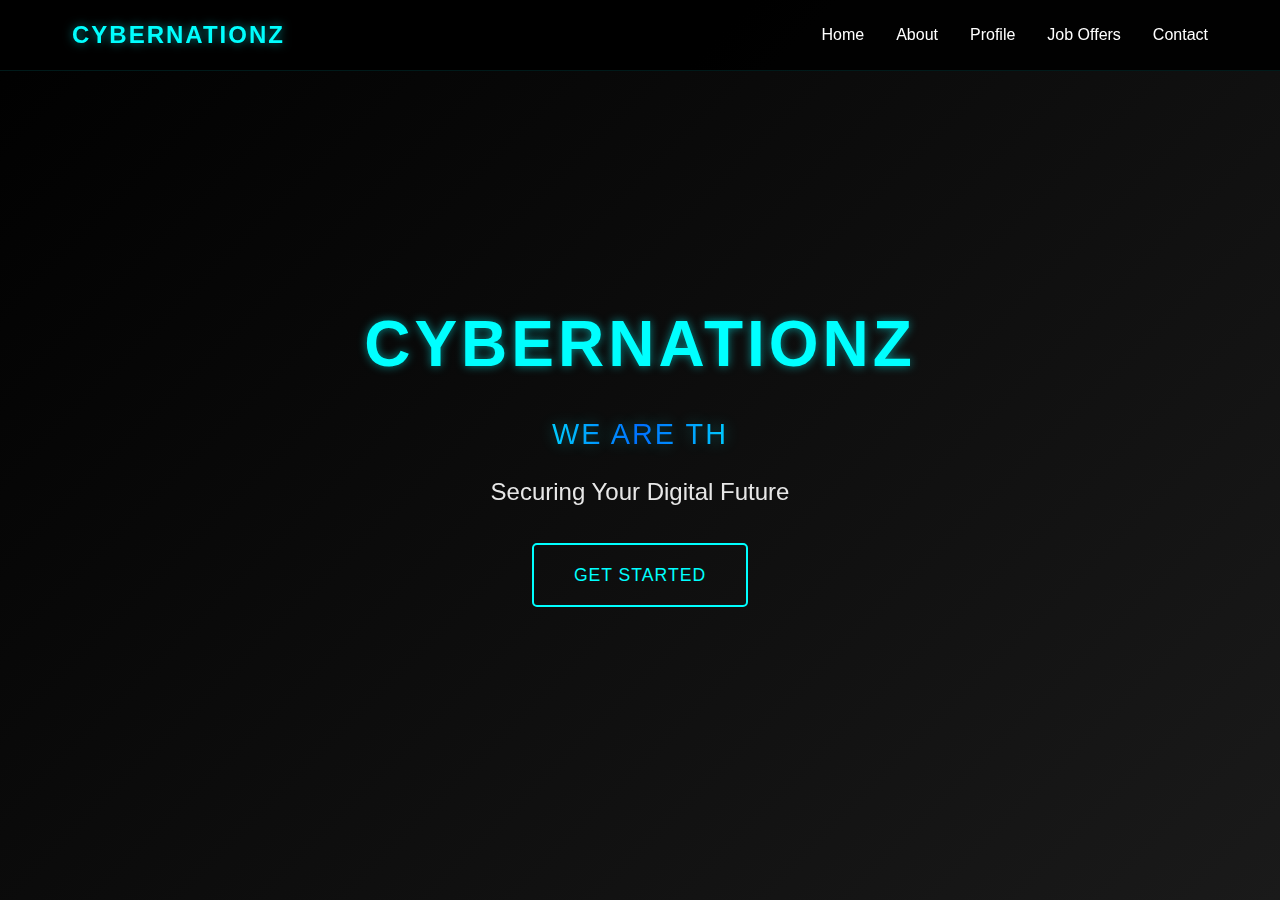
<file: index.html>
<!DOCTYPE html>
<html lang="en">
<head>
    <meta charset="UTF-8">
    <meta name="viewport" content="width=device-width, initial-scale=1.0">
    <title>CYBERNATIONZ - Cybersecurity Solutions</title>
    <link rel="stylesheet" href="styles.css">
</head>
<body>
    <nav class="navbar">
        <div class="container">
            <div class="logo">
                <a href="index.html">
                    <span class="logo-text">CYBERNATIONZ</span>
                    <span class="logo-icon"><i class="fas fa-shield-alt"></i></span>
                </a>
            </div>
            <button class="menu-btn" aria-label="Toggle navigation menu">
                <span></span>
                <span></span>
                <span></span>
            </button>
            <ul class="nav-links">
                <li><a href="index.html">Home</a></li>
                <li><a href="about.html">About</a></li>
                <!-- <li><a href="projects.html">Projects</a></li>
                <li><a href="clients.html">Clients</a></li> -->
                <li><a href="profile.html">Profile</a></li>
                <li><a href="jobs.html">Job Offers</a></li>
                <li><a href="contact.html">Contact</a></li>
            </ul>
        </div>
    </nav>

    <main>
        <section class="hero">
            <div class="hero-content">
                <h1>CYBERNATIONZ</h1>
                <p class="tagline">
                    <span id="auto-type">We are the future intelligence of cyber world</span>
                </p>
                <p class="subtitle">Securing Your Digital Future</p>
                <a href="contact.html" class="cta-btn">Get Started</a>
            </div>
        </section>
    </main>
    
    </footer>
    <script src="script.js"></script>
</body>
</html>
</file>
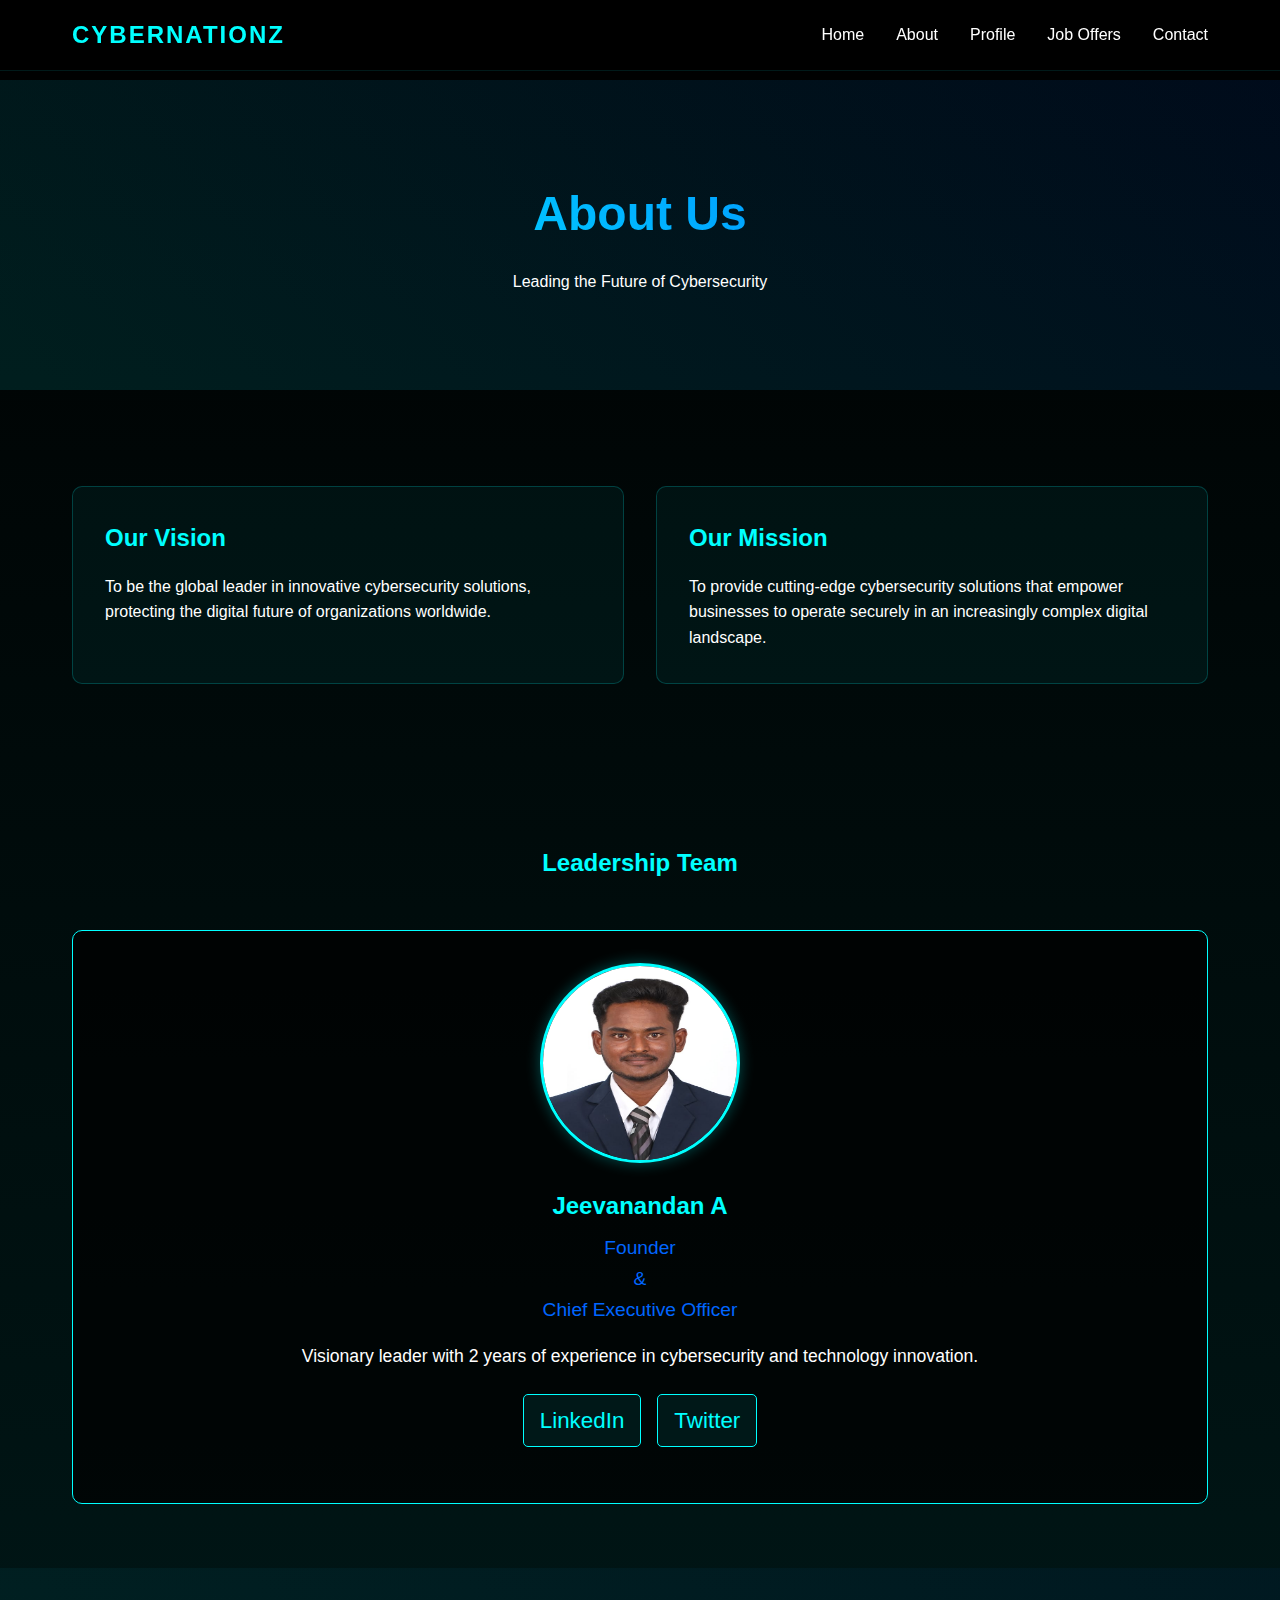
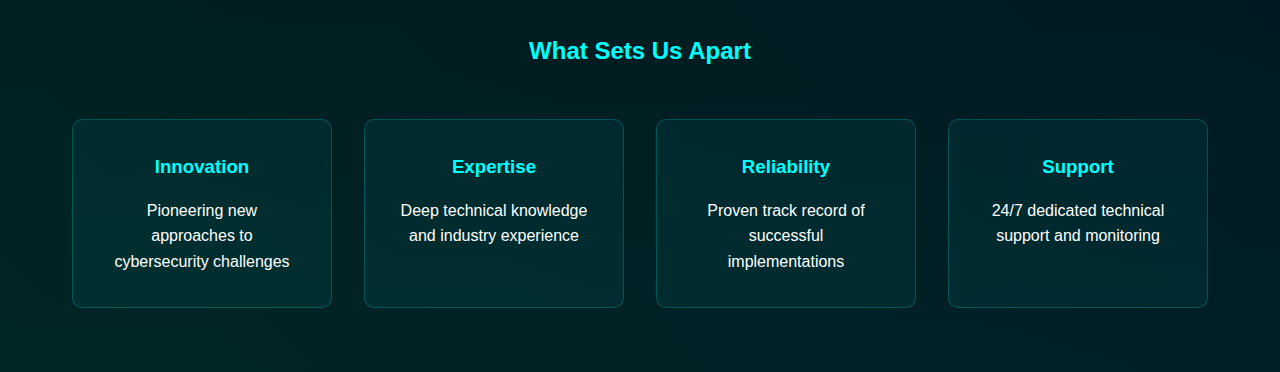
<file: about.html>
<!DOCTYPE html>
<html lang="en">
<head>
    <meta charset="UTF-8">
    <meta name="viewport" content="width=device-width, initial-scale=1.0">
    <title>About - CYBERNATIONZ</title>
    <link rel="stylesheet" href="styles.css">
    <link rel="stylesheet" href="about.css">
</head>
<body>
    <nav class="navbar">
        <div class="container">
            <a href="index.html" class="logo">CYBERNATIONZ</a>
            <button class="menu-btn" aria-label="Toggle navigation menu">
                <span></span>
                <span></span>
                <span></span>
            </button>
            <ul class="nav-links">
                <li><a href="index.html">Home</a></li>
                <li><a href="about.html">About</a></li>
                <!-- <li><a href="projects.html">Projects</a></li>
                <li><a href="clients.html">Clients</a></li> -->
                <li><a href="profile.html">Profile</a></li>
                <li><a href="jobs.html">Job Offers</a></li>
                <li><a href="contact.html">Contact</a></li>
            </ul>
        </div>
    </nav>

    <main class="about-page">
        <section class="about-hero">
            <div class="container">
                <h1>About Us</h1>
                <p>Leading the Future of Cybersecurity</p>
            </div>
        </section>

        <section class="vision-mission">
            <div class="container">
                <div class="card">
                    <h2>Our Vision</h2>
                    <p>To be the global leader in innovative cybersecurity solutions, protecting the digital future of organizations worldwide.</p>
                </div>
                <div class="card">
                    <h2>Our Mission</h2>
                    <p>To provide cutting-edge cybersecurity solutions that empower businesses to operate securely in an increasingly complex digital landscape.</p>
                </div>
            </div>
        </section>

        <section class="team">
            <h2>Leadership Team</h2>
            <div class="team-grid">
                <div class="team-member">
                    <div class="member-image">
                       <img src="ceo.jpg.jpg" alt=""> 
                    </div>
                    <h3>Jeevanandan A</h3>
                    <p class="position">Founder <br>& <br> Chief Executive Officer</p>
                    <p class="bio">Visionary leader with 2 years of experience in cybersecurity and technology innovation.</p>
                    <div class="social-links">
                        <a href="#" class="social-link">LinkedIn</a>
                        <a href="#" class="social-link">Twitter</a>
                    </div>
                </div>
                <!--<div class="team-member">
                    <div class="member-image">
                        <img src="images/cto.jpg" alt="Sarah Johnson - CTO">
                    </div>
                    <h3>Sarah Johnson</h3>
                    <p class="position">Chief Technology Officer</p>
                    <p class="bio">Expert in advanced security systems and digital transformation strategies.</p>
                    <div class="social-links">
                        <a href="#" class="social-link">LinkedIn</a>
                        <a href="#" class="social-link">Twitter</a>
                    </div>
                </div>
                <div class="team-member">
                    <div class="member-image">
                        <img src="images/security-head.jpg" alt="Michael Chen - Head of Security">
                    </div>
                    <h3>Michael Chen</h3>
                    <p class="position">Head of Security Operations</p>
                    <p class="bio">Former government security specialist with expertise in threat intelligence.</p>
                    <div class="social-links">
                        <a href="#" class="social-link">LinkedIn</a>
                        <a h</a>ref="#" class="social-link">Twitter</a>
                    </div>-->
                </div>
            </div>
        </section>

        <section class="differentiators">
            <h2>What Sets Us Apart</h2>
            <div class="features-grid">
                <div class="feature">
                    <h3>Innovation</h3>
                    <p>Pioneering new approaches to cybersecurity challenges</p>
                </div>
                <div class="feature">
                    <h3>Expertise</h3>
                    <p>Deep technical knowledge and industry experience</p>
                </div>
                <div class="feature">
                    <h3>Reliability</h3>
                    <p>Proven track record of successful implementations</p>
                </div>
                <div class="feature">
                    <h3>Support</h3>
                    <p>24/7 dedicated technical support and monitoring</p>
                </div>
            </div>
        </section>
    </main>

    <script src="script.js"></script>
</body>

</html>
</file>
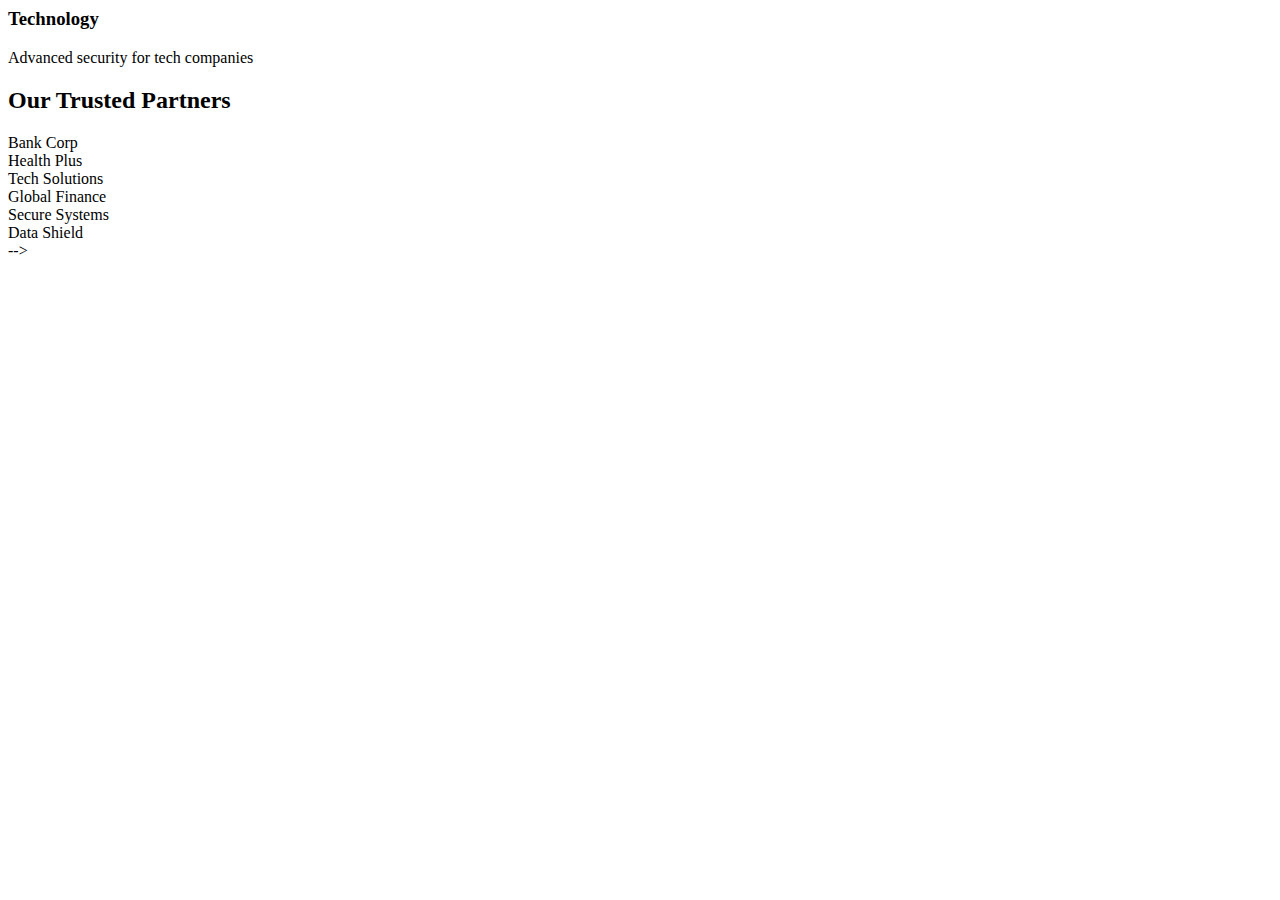
<file: clients.html>
<!-- <!DOCTYPE html>
<html lang="en">
<head>
    <meta charset="UTF-8">
    <meta name="viewport" content="width=device-width, initial-scale=1.0">
    <title>Clients - CYBERNATIONZ</title>
    <link rel="stylesheet" href="styles.css">
    <link rel="stylesheet" href="clients.css">
</head>
<body>
    <nav class="navbar">
        <div class="container">
            <a href="index.html" class="logo">CYBERNATIONZ</a>
            <button class="menu-btn" aria-label="Toggle navigation menu">
                <span></span>
                <span></span>
                <span></span>
            </button>
            <ul class="nav-links">
                <li><a href="index.html">Home</a></li>
                <li><a href="about.html">About</a></li>
                <li><a href="projects.html">Projects</a></li>
                <li><a href="clients.html">Clients</a></li>
                <li><a href="profile.html">Profile</a></li>
                <li><a href="jobs.html">Job Offers</a></li>
                <li><a href="contact.html">Contact</a></li>
            </ul>
        </div>
    </nav>

    <main class="clients-page">
        <section class="clients-hero">
            <div class="container">
                <h1>Our Clients</h1>
                <p>Trusted by Industry Leaders</p>
            </div>
        </section>

        <section class="industries">
            <h2>Industries We Serve</h2>
            <div class="industry-grid">
                <div class="industry-card">
                    <h3>Banking & Finance</h3>
                    <p>Securing financial transactions and sensitive data</p>
                </div>
                <div class="industry-card">
                    <h3>Healthcare</h3>
                    <p>Protecting patient data and medical records</p>
                </div>
               <!-- <div class="industry-card">
                    <h3>Government</h3>
                    <p>Securing critical infrastructure and data</p>
                </div>-->
                <div class="industry-card">
                    <h3>Technology</h3>
                    <p>Advanced security for tech companies</p>
                </div>
            </div>
        </section>

        <section class="client-logos">
            <h2>Our Trusted Partners</h2>
            <div class="logo-grid">
                <div class="logo-item">Bank Corp</div>
                <div class="logo-item">Health Plus</div>
                <div class="logo-item">Tech Solutions</div>
                <div class="logo-item">Global Finance</div>
                <div class="logo-item">Secure Systems</div>
                <div class="logo-item">Data Shield</div>
            </div>
        </section>

        <!--<section class="testimonials">
            <h2>Client Testimonials</h2>
            <div class="testimonial-grid">
                <div class="testimonial">
                    <p class="quote">"CYBERNATIONZ transformed our security infrastructure and helped us achieve compliance with international standards."</p>
                    <div class="author">
                        <p class="name">John Anderson</p>
                        <p class="position">CTO, Bank Corp</p>
                    </div>
                </div>
                <div class="testimonial">
                    <p class="quote">"Their expertise in healthcare security has been invaluable to our organization."</p>
                    <div class="author">
                        <p class="name">Sarah Williams</p>
                        <p class="position">Security Director, Health Plus</p>
                    </div>
                </div>
                <div class="testimonial">
                    <p class="quote">"The team at CYBERNATIONZ provided exceptional support during our security upgrade."</p>
                    <div class="author">
                        <p class="name">Michael Brown</p>
                        <p class="position">IT Manager, Tech Solutions</p>
                    </div>
                </div>
            </div>
        </section>-->
    </main>

    <script src="script.js"></script>
</body>
</html>  -->
</file>
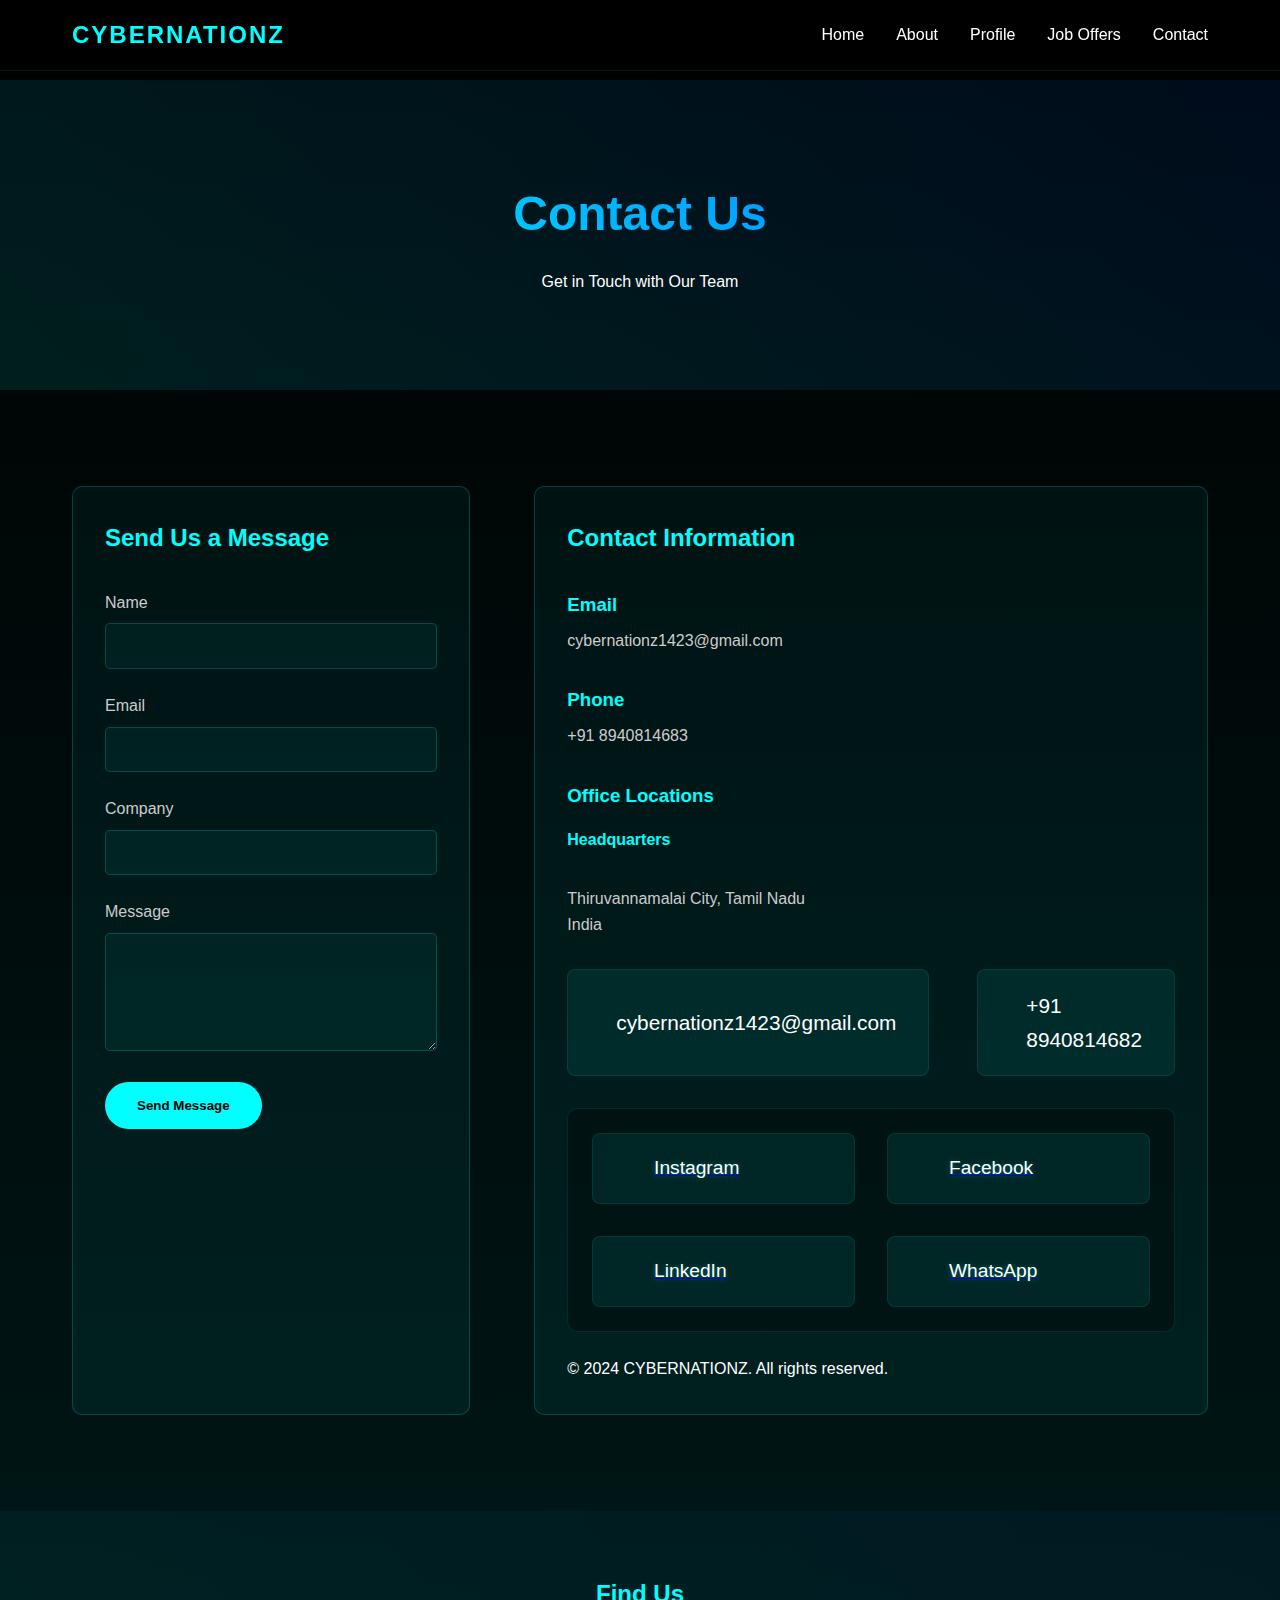
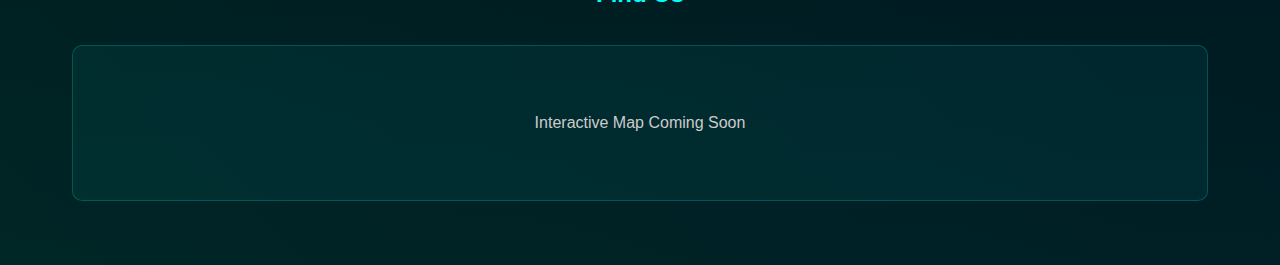
<file: contact.html>
<!DOCTYPE html>
<html lang="en">
<head>
    <meta charset="UTF-8">
    <meta name="viewport" content="width=device-width, initial-scale=1.0">
    <title>Contact - CYBERNATIONZ</title>
    <link rel="stylesheet" href="styles.css">
    <link rel="stylesheet" href="contact.css">
</head>
<body>
    <nav class="navbar">
        <div class="container">
            <a href="index.html" class="logo">CYBERNATIONZ</a>
            <button class="menu-btn" aria-label="Toggle navigation menu">
                <span></span>
                <span></span>
                <span></span>
            </button>
            <ul class="nav-links">
                <li><a href="index.html">Home</a></li>
                <li><a href="about.html">About</a></li>
                <!-- <li><a href="projects.html">Projects</a></li>
                <li><a href="clients.html">Clients</a></li> -->
                <li><a href="profile.html">Profile</a></li>
                <li><a href="jobs.html">Job Offers</a></li>
                <li><a href="contact.html">Contact</a></li>
            </ul>
        </div>
    </nav>

    <main class="contact-page">
        <section class="contact-hero">
            <div class="container">
                <h1>Contact Us</h1>
                <p>Get in Touch with Our Team</p>
            </div>
        </section>

        <section class="contact-content">
            <div class="container">
                <div class="contact-grid">
                    <div class="contact-form">
                        <h2>Send Us a Message</h2>
                        <form id="contactForm">
                            <div class="form-group">
                                <label for="name">Name</label>
                                <input type="text" id="name" name="name" required>
                            </div>
                            <div class="form-group">
                                <label for="email">Email</label>
                                <input type="email" id="email" name="email" required>
                            </div>
                            <div class="form-group">
                                <label for="company">Company</label>
                                <input type="text" id="company" name="company">
                            </div>
                            <div class="form-group">
                                <label for="message">Message</label>
                                <textarea id="message" name="message" rows="5" required></textarea>
                            </div>
                            <a href="mailto:cybernationz1423@gmail.com"><button type="submit" class="submit-btn">Send Message</button></a>
                        </form>
                    </div>

                    <div class="contact-info">
                        <h2>Contact Information</h2>
                        <div class="info-item">
                            <h3>Email</h3>
                            <p><a href="mailto:cybernationz1423@gmail.com" target="_blank">cybernationz1423@gmail.com</a></p>
                        </div>
                        <div class="info-item">
                            <h3>Phone</h3>
                            <p><a href="tel:91 8940814683" target="_blank">+91 8940814683</a></p>
                        </div>
                        <div class="info-item">
                            <h3>Office Locations</h3>
                            <div class="location">
                                <h4>Headquarters</h4>
                                <p><br>Thiruvannamalai City, Tamil Nadu<br>India</p>
                            </div>
                           <!-- <div class="location">
                                <h4>European Office</h4>
                                <p>456 Security Avenue<br>Digital District, DD 67890<br>United Kingdom</p>
                            </div>-->
                        </div>
                        <footer>
                            <div class="contact-details">
                                <div class="contact-item">
                                    <i class="fas fa-envelope"></i>
                                    <span href="mailto:cybernationz1423@gmail.com" target="_blank">cybernationz1423@gmail.com</span>
                                </div>
                                <div class="contact-item">
                                    <i class="fas fa-phone"></i>
                                    <span href="tel:+91 8940814683" target="_blank">+91 8940814682</span>
                                </div>
                            </div>
                            <div class="social-links" id="contact">
                                <a href="https://www.instagram.com/cybernationz_tech?utm_source=qr&igsh=MW04ZXF3NHV6ZGJhNg==" target="_blank" class="social-link">
                                    <i class="fab fa-instagram"></i>
                                    <span>Instagram</span>
                                </a>
                                <a href="https://www.facebook.com/share/18eRz62aVq/" target="_blank" class="social-link">
                                    <i class="fab fa-facebook"></i>
                                    <span>Facebook</span>
                                </a>
                                <a href="https://www.linkedin.com/in/cyber-nationz-227413354?utm_source=share&utm_campaign=share_via&utm_content=profile&utm_medium=android_app" target="_blank" class="social-link">
                                    <i class="fab fa-linkedin"></i>
                                    <span>LinkedIn</span>
                                </a>
                                <a href="https://chat.whatsapp.com/DgFs50PJBiyAmTHpZiEGzJ" target="_blank" class="social-link">
                                    <i class="fab fa-whatsapp"></i>
                                    <span>WhatsApp</span>
                                </a>
                            </div>
                            <p>&copy; 2024 CYBERNATIONZ. All rights reserved.</p>
                        </footer>
                    
                    </div>
                </div>
            </div>
        </section>

        <section class="map-section">
            <h2>Find Us</h2>
            <div class="map-container">
                <!-- Replace with actual map embed code -->
                <div class="map-placeholder">
                    <p>Interactive Map Coming Soon</p>
                </div>
            </div>
        </section>
    </main>

    <script src="script.js"></script>
</body>
</html>
</file>
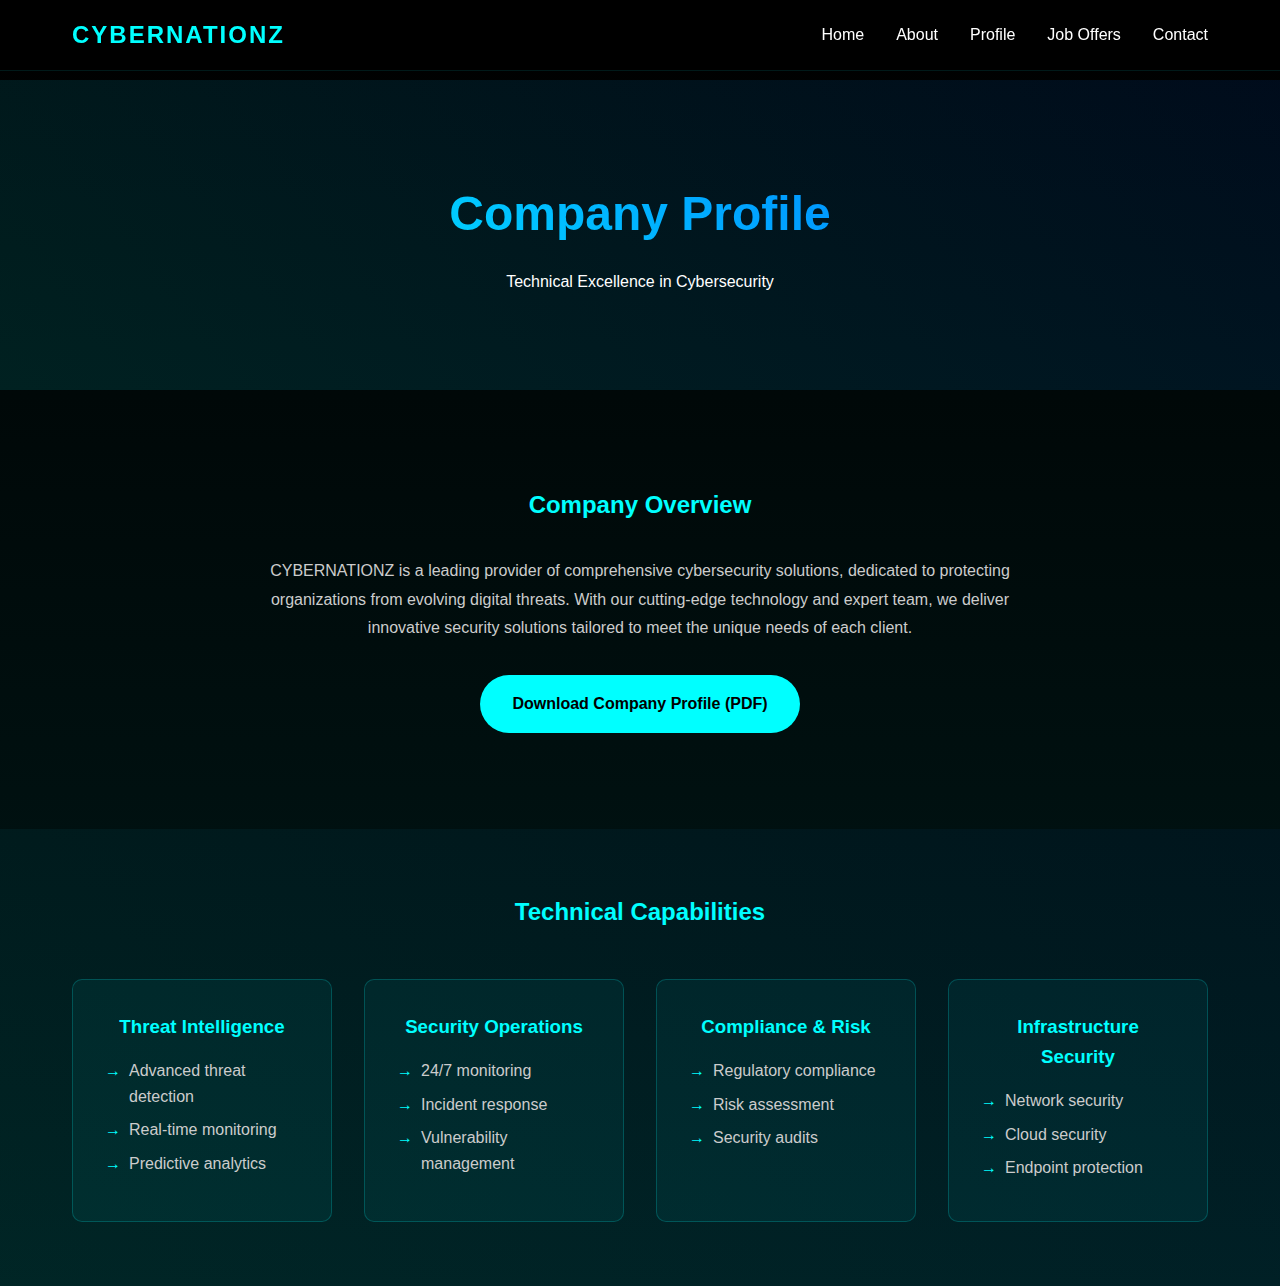
<file: profile.html>
<!DOCTYPE html>
<html lang="en">
<head>
    <meta charset="UTF-8">
    <meta name="viewport" content="width=device-width, initial-scale=1.0">
    <title>Profile - CYBERNATIONZ</title>
    <link rel="stylesheet" href="styles.css">
    <link rel="stylesheet" href="profile.css">
</head>
<body>
    <nav class="navbar">
        <div class="container">
            <a href="index.html" class="logo">CYBERNATIONZ</a>
            <button class="menu-btn" aria-label="Toggle navigation menu">
                <span></span>
                <span></span>
                <span></span>
            </button>
            <ul class="nav-links">
                <li><a href="index.html">Home</a></li>
             <li><a href="about.html">About</a></li>
                <!-- <li><a href="projects.html">Projects</a></li> 
                 <li><a href="clients.html">Clients</a></li> -->

                <li><a href="profile.html">Profile</a></li>
                <li><a href="jobs.html">Job Offers</a></li>
                <li><a href="contact.html">Contact</a></li>
            </ul>
        </div>
    </nav>

    <main class="profile-page">
        <section class="profile-hero">
            <div class="container">
                <h1>Company Profile</h1>
                <p>Technical Excellence in Cybersecurity</p>
            </div>
        </section>

        <section class="company-overview">
            <div class="container">
                <div class="overview-content">
                    <h2>Company Overview</h2>
                    <p>CYBERNATIONZ is a leading provider of comprehensive cybersecurity solutions, dedicated to protecting organizations from evolving digital threats. With our cutting-edge technology and expert team, we deliver innovative security solutions tailored to meet the unique needs of each client.</p>
                    <a href="#" class="download-btn">Download Company Profile (PDF)</a>
                </div>
            </div>
        </section>

        <section class="capabilities">
            <h2>Technical Capabilities</h2>
            <div class="capabilities-grid">
                <div class="capability">
                    <h3>Threat Intelligence</h3>
                    <ul>
                        <li>Advanced threat detection</li>
                        <li>Real-time monitoring</li>
                        <li>Predictive analytics</li>
                    </ul>
                </div>
                <div class="capability">
                    <h3>Security Operations</h3>
                    <ul>
                        <li>24/7 monitoring</li>
                        <li>Incident response</li>
                        <li>Vulnerability management</li>
                    </ul>
                </div>
                <div class="capability">
                    <h3>Compliance & Risk</h3>
                    <ul>
                        <li>Regulatory compliance</li>
                        <li>Risk assessment</li>
                        <li>Security audits</li>
                    </ul>
                </div>
                <div class="capability">
                    <h3>Infrastructure Security</h3>
                    <ul>
                        <li>Network security</li>
                        <li>Cloud security</li>
                        <li>Endpoint protection</li>
                    </ul>
                </div>
            </div>
        </section>

        <!--   <section class="certifications">
            <h2>Certifications & Standards</h2>
            <div class="cert-grid">
                <div class="cert-item">
                    <h3>ISO 27001</h3>
                    <p>Information Security Management</p>
                </div>
                <div class="cert-item">
                    <h3>PCI DSS</h3>
                    <p>Payment Card Industry</p>
                </div>
                <div class="cert-item">
                    <h3>GDPR</h3>
                    <p>Data Protection</p>
                </div>
                <div class="cert-item">
                    <h3>NIST</h3>
                    <p>Cybersecurity Framework</p>
                </div>
            </div>
        </section>

        <section class="expertise">
            <h2>Areas of Expertise</h2>
            <div class="expertise-grid">
                <div class="expertise-item">
                    <h3>Cloud Security</h3>
                    <p>Comprehensive cloud infrastructure protection</p>
                </div>
                <div class="expertise-item">
                    <h3>Network Security</h3>
                    <p>Advanced network threat prevention</p>
                </div>
                <div class="expertise-item">
                    <h3>Application Security</h3>
                    <p>Secure software development lifecycle</p>
                </div>
                <div class="expertise-item">
                    <h3>Data Protection</h3>
                    <p>End-to-end data security solutions</p>
                </div>
            </div>
        </section>-->
    </main>

    <script src="script.js"></script>
</body>
</html>
</file>
<file: about.css>
.about-page {
    padding-top: 80px;
    min-height: 100vh;
    background: linear-gradient(to bottom, #000000, #001a1a);
}

.about-hero {
    text-align: center;
    padding: 4rem 2rem;
    background: linear-gradient(45deg, rgba(0, 255, 255, 0.1), rgba(0, 102, 255, 0.1));
}

.about-hero h1 {
    font-size: 3rem;
    margin-bottom: 1rem;
    background: linear-gradient(45deg, #00ffff, #0066ff);
    -webkit-background-clip: text;
    background-clip: text;
    color: transparent;
}

.subtitle {
    font-size: 1.5rem;
    color: #ccc;
}

.container {
    max-width: 1200px;
    margin: 0 auto;
    padding: 2rem;
}

.vision-mission {
    padding: 4rem 0;
}

.vision-mission .container {
    display: grid;
    grid-template-columns: repeat(auto-fit, minmax(300px, 1fr));
    gap: 2rem;
}

.card {
    background: rgba(0, 255, 255, 0.05);
    border: 1px solid rgba(0, 255, 255, 0.2);
    border-radius: 10px;
    padding: 2rem;
    transition: transform 0.3s ease;
}

.card:hover {
    transform: translateY(-5px);
    box-shadow: 0 5px 15px rgba(0, 255, 255, 0.2);
}

.card h2 {
    color: #00ffff;
    margin-bottom: 1rem;
}

.team {
    padding: 4rem 0;
    text-align: center;
}

.team h2 {
    margin-bottom: 3rem;
    color: #00ffff;
}

.team-grid {
    display: grid;
    grid-template-columns: repeat(auto-fit, minmax(250px, 1fr));
    gap: 2rem;
    max-width: 1200px;
    margin: 0 auto;
    padding: 0 2rem;
}

.team-member {
    background: rgba(0, 0, 0, 0.7);
    border: 1px solid #00ffff;
    border-radius: 10px;
    padding: 2rem;
    text-align: center;
    transition: all 0.3s ease;
    position: relative;
    overflow: hidden;
}

.team-member:hover {
    transform: translateY(-10px);
    box-shadow: 0 0 20px rgba(0, 255, 255, 0.3);
}

.member-image {
    width: 200px;
    height: 200px;
    margin: 0 auto 1.5rem;
    border-radius: 50%;
    overflow: hidden;
    border: 3px solid #00ffff;
    box-shadow: 0 0 15px rgba(0, 255, 255, 0.3);
}

.member-image img {
    width: 100%;
    height: 100%;
    object-fit: fill;
    transition: transform 0.3s ease;
}

.team-member:hover .member-image img {
    transform: scale(1.1);
}

.team-member h3 {
    color: #00ffff;
    margin-bottom: 0.5rem;
    font-size: 1.5rem;
}

.team-member .position {
    color: #0066ff;
    font-weight: 500;
    margin-bottom: 1rem;
}

.team-member .bio {
    color: #ffffff;
    margin-bottom: 1.5rem;
    line-height: 1.6;
}

.social-links {
    display: flex;
    justify-content: center;
    gap: 1rem;
    margin-top: 1rem;
}

.social-link {
    color: #00ffff;
    text-decoration: none;
    padding: 0.5rem 1rem;
    border: 1px solid #00ffff;
    border-radius: 5px;
    transition: all 0.3s ease;
}

.social-link:hover {
    background: #00ffff;
    color: #000000;
}

.differentiators {
    padding: 4rem 0;
    text-align: center;
    background: linear-gradient(45deg, rgba(0, 255, 255, 0.05), rgba(0, 102, 255, 0.05));
}

.differentiators h2 {
    margin-bottom: 3rem;
    color: #00ffff;
}

.features-grid {
    display: grid;
    grid-template-columns: repeat(auto-fit, minmax(250px, 1fr));
    gap: 2rem;
    max-width: 1200px;
    margin: 0 auto;
    padding: 0 2rem;
}

.feature {
    background: rgba(0, 255, 255, 0.05);
    border: 1px solid rgba(0, 255, 255, 0.2);
    border-radius: 10px;
    padding: 2rem;
    transition: transform 0.3s ease;
}

.feature:hover {
    transform: translateY(-5px);
    box-shadow: 0 5px 15px rgba(0, 255, 255, 0.2);
}

.feature h3 {
    color: #00ffff;
    margin-bottom: 1rem;
}

/* Responsive Design */
@media screen and (max-width: 1200px) {
    .container {
        padding: 0 2rem;
    }

    .team-grid {
        grid-template-columns: repeat(3, 1fr);
        gap: 2rem;
    }
}

@media screen and (max-width: 992px) {
    .team-grid {
        grid-template-columns: repeat(2, 1fr);
        gap: 2rem;
    }

    .member-image {
        width: 180px;
        height: 180px;
    }

    .about-hero h1 {
        font-size: 3rem;
    }

    .about-hero p {
        font-size: 1.2rem;
    }
}

@media screen and (max-width: 768px) {
    .container {
        padding: 0 1.5rem;
    }

    .team-grid {
        grid-template-columns: 1fr;
        max-width: 500px;
        margin: 0 auto;
    }

    .member-image {
        width: 160px;
        height: 160px;
    }

    .about-hero h1 {
        font-size: 2.5rem;
    }

    .about-hero p {
        font-size: 1.1rem;
    }

    .team-member {
        padding: 1.5rem;
    }

    .team-member h3 {
        font-size: 1.3rem;
    }

    .team-member .bio {
        font-size: 0.95rem;
    }
}

@media screen and (max-width: 576px) {
    .container {
        padding: 0 1rem;
    }

    .about-hero h1 {
        font-size: 2rem;
    }

    .about-hero p {
        font-size: 1rem;
    }

    .member-image {
        width: 140px;
        height: 140px;
    }

    .team-member {
        padding: 1.2rem;
    }

    .social-links {
        flex-direction: column;
        gap: 0.5rem;
    }

    .social-link {
        width: 100%;
        text-align: center;
    }
}

/* Landscape Mode Adjustments */
@media screen and (max-height: 500px) and (orientation: landscape) {
    .about-hero {
        padding: 2rem 0;
    }

    .team-grid {
        grid-template-columns: repeat(3, 1fr);
    }

    .member-image {
        width: 120px;
        height: 120px;
    }
}

/* High-DPI Screen Adjustments */
@media (-webkit-min-device-pixel-ratio: 2), (min-resolution: 192dpi) {
    .team-member {
        box-shadow: 0 0 20px rgba(0, 255, 255, 0.2);
    }

    .member-image {
        box-shadow: 0 0 15px rgba(0, 255, 255, 0.4);
    }
}

/* Print Styles */
@media print {
    .about-hero {
        background: none;
        color: #000;
    }

    .about-hero h1 {
        color: #000;
        text-shadow: none;
    }

    .team-member {
        break-inside: avoid;
        border: 1px solid #ccc;
    }

    .social-links {
        display: none;
    }
}
</file>
<file: clients.css>
.clients-page {
    padding-top: 80px;
    min-height: 100vh;
    background: linear-gradient(to bottom, #000000, #001a1a);
}

.clients-hero {
    text-align: center;
    padding: 4rem 2rem;
    background: linear-gradient(45deg, rgba(0, 255, 255, 0.1), rgba(0, 102, 255, 0.1));
}

.clients-hero h1 {
    font-size: 3rem;
    margin-bottom: 1rem;
    background: linear-gradient(45deg, #00ffff, #0066ff);
    -webkit-background-clip: text;
    background-clip: text;
    color: transparent;
}

.subtitle {
    font-size: 1.5rem;
    color: #ccc;
}

.industries {
    padding: 4rem 0;
    text-align: center;
}

.industries h2 {
    margin-bottom: 3rem;
    color: #00ffff;
}

.industry-grid {
    display: grid;
    grid-template-columns: repeat(auto-fit, minmax(250px, 1fr));
    gap: 2rem;
    max-width: 1200px;
    margin: 0 auto;
    padding: 0 2rem;
}

.industry-card {
    background: rgba(0, 255, 255, 0.05);
    border: 1px solid rgba(0, 255, 255, 0.2);
    border-radius: 10px;
    padding: 2rem;
    transition: transform 0.3s ease;
}

.industry-card:hover {
    transform: translateY(-5px);
    box-shadow: 0 5px 15px rgba(0, 255, 255, 0.2);
}

.industry-card h3 {
    color: #00ffff;
    margin-bottom: 1rem;
}

.client-logos {
    padding: 4rem 0;
    text-align: center;
    background: linear-gradient(45deg, rgba(0, 255, 255, 0.05), rgba(0, 102, 255, 0.05));
}

.client-logos h2 {
    margin-bottom: 3rem;
    color: #00ffff;
}

.logo-grid {
    display: grid;
    grid-template-columns: repeat(auto-fit, minmax(200px, 1fr));
    gap: 2rem;
    max-width: 1200px;
    margin: 0 auto;
    padding: 0 2rem;
}

.logo-item {
    background: rgba(0, 255, 255, 0.05);
    border: 1px solid rgba(0, 255, 255, 0.2);
    border-radius: 10px;
    padding: 2rem;
    display: flex;
    align-items: center;
    justify-content: center;
    font-size: 1.2rem;
    color: #00ffff;
    transition: all 0.3s ease;
}

.logo-item:hover {
    transform: translateY(-5px);
    box-shadow: 0 5px 15px rgba(0, 255, 255, 0.2);
    background: rgba(0, 255, 255, 0.1);
}

.testimonials {
    padding: 4rem 0;
    text-align: center;
}

.testimonials h2 {
    margin-bottom: 3rem;
    color: #00ffff;
}

.testimonial-grid {
    display: grid;
    grid-template-columns: repeat(auto-fit, minmax(300px, 1fr));
    gap: 2rem;
    max-width: 1200px;
    margin: 0 auto;
    padding: 0 2rem;
}

.testimonial {
    background: rgba(0, 255, 255, 0.05);
    border: 1px solid rgba(0, 255, 255, 0.2);
    border-radius: 10px;
    padding: 2rem;
    transition: transform 0.3s ease;
}

.testimonial:hover {
    transform: translateY(-5px);
    box-shadow: 0 5px 15px rgba(0, 255, 255, 0.2);
}

.quote {
    font-size: 1.1rem;
    color: #ccc;
    margin-bottom: 1.5rem;
    line-height: 1.6;
}

.author {
    border-top: 1px solid rgba(0, 255, 255, 0.2);
    padding-top: 1rem;
}

.name {
    color: #00ffff;
    font-weight: bold;
    margin-bottom: 0.5rem;
}

.position {
    color: #666;
    font-size: 0.9rem;
}

@media (max-width: 768px) {
    .clients-hero h1 {
        font-size: 2rem;
    }
    
    .subtitle {
        font-size: 1.2rem;
    }
    
    .industry-grid,
    .logo-grid,
    .testimonial-grid {
        grid-template-columns: 1fr;
    }
}
</file>
<file: contact.css>
.contact-page {
    padding-top: 80px;
    min-height: 100vh;
    background: linear-gradient(to bottom, #000000, #001a1a);
}

.contact-hero {
    text-align: center;
    padding: 4rem 2rem;
    background: linear-gradient(45deg, rgba(0, 255, 255, 0.1), rgba(0, 102, 255, 0.1));
}

.contact-hero h1 {
    font-size: 3rem;
    margin-bottom: 1rem;
    background: linear-gradient(45deg, #00ffff, #0066ff);
    -webkit-background-clip: text;
    background-clip: text;
    color: transparent;
}

.subtitle {
    font-size: 1.5rem;
    color: #ccc;
}

.container {
    max-width: 1200px;
    margin: 0 auto;
    padding: 2rem;
}

.contact-content {
    padding: 4rem 0;
}

.contact-grid {
    display: grid;
    grid-template-columns: 1fr 1fr;
    gap: 4rem;
}

.contact-form {
    background: rgba(0, 255, 255, 0.05);
    border: 1px solid rgba(0, 255, 255, 0.2);
    border-radius: 10px;
    padding: 2rem;
}

.contact-form h2 {
    color: #00ffff;
    margin-bottom: 2rem;
}

.form-group {
    margin-bottom: 1.5rem;
}

.form-group label {
    display: block;
    color: #ccc;
    margin-bottom: 0.5rem;
}

.form-group input,
.form-group textarea {
    width: 100%;
    padding: 0.8rem;
    background: rgba(0, 255, 255, 0.05);
    border: 1px solid rgba(0, 255, 255, 0.2);
    border-radius: 5px;
    color: #fff;
    font-size: 1rem;
}

.form-group input:focus,
.form-group textarea:focus {
    outline: none;
    border-color: #00ffff;
    box-shadow: 0 0 10px rgba(0, 255, 255, 0.2);
}

.submit-btn {
    background: #00ffff;
    color: #000;
    border: none;
    padding: 1rem 2rem;
    border-radius: 50px;
    font-weight: bold;
    cursor: pointer;
    transition: all 0.3s ease;
}

.submit-btn:hover {
    background: #00cccc;
    transform: translateY(-2px);
    box-shadow: 0 5px 15px rgba(0, 255, 255, 0.3);
}

.contact-info {
    background: rgba(0, 255, 255, 0.05);
    border: 1px solid rgba(0, 255, 255, 0.2);
    border-radius: 10px;
    padding: 2rem;
}

.contact-info h2 {
    color: #00ffff;
    margin-bottom: 2rem;
}

.info-item {
    margin-bottom: 2rem;
}

.info-item h3 {
    color: #00ffff;
    margin-bottom: 0.5rem;
}

.info-item p {
    color: #ccc;
}

.info-item a {
    color: #ccc;
    text-decoration: none;
    transition: color 0.3s ease;
}

.info-item a:hover {
    color: #00ffff;
}

.location {
    margin-top: 1rem;
}

.location h4 {
    color: #00ffff;
    margin-bottom: 0.5rem;
}

.map-section {
    padding: 4rem 0;
    text-align: center;
    background: linear-gradient(45deg, rgba(0, 255, 255, 0.05), rgba(0, 102, 255, 0.05));
}

.map-section h2 {
    margin-bottom: 2rem;
    color: #00ffff;
}

.map-container {
    max-width: 1200px;
    margin: 0 auto;
    padding: 0 2rem;
}

.map-placeholder {
    background: rgba(0, 255, 255, 0.05);
    border: 1px solid rgba(0, 255, 255, 0.2);
    border-radius: 10px;
    padding: 4rem 2rem;
    color: #ccc;
}

/* Social Links Styles */
.social-links {
    margin-top: 2rem;
    padding: 1.5rem;
    background: rgba(0, 0, 0, 0.3);
    border-radius: 10px;
    border: 1px solid rgba(0, 255, 255, 0.1);
}

.social-links h3 {
    color: #00ffff;
    margin-bottom: 1.5rem;
    font-size: 1.4rem;
    text-align: center;
}

.social-grid {
    display: grid;
    grid-template-columns: repeat(auto-fit, minmax(200px, 1fr));
    gap: 1rem;
}

.social-item {
    display: flex;
    align-items: center;
    padding: 1rem;
    background: rgba(0, 0, 0, 0.2);
    border: 1px solid rgba(0, 255, 255, 0.1);
    border-radius: 8px;
    color: #ffffff;
    text-decoration: none;
    transition: all 0.3s ease;
}

.social-item:hover {
    background: rgba(0, 255, 255, 0.1);
    transform: translateY(-2px);
    box-shadow: 0 0 15px rgba(0, 255, 255, 0.2);
}

.social-item i {
    font-size: 1.5rem;
    margin-right: 1rem;
    color: #00ffff;
}

.social-item span {
    font-size: 0.9rem;
    font-weight: 500;
}

/* Social Media Brand Colors */
.social-item:hover i.fa-instagram {
    color: #E1306C;
}

.social-item:hover i.fa-whatsapp {
    color: #25D366;
}

.social-item:hover i.fa-facebook {
    color: #1877F2;
}

.social-item:hover i.fa-linkedin {
    color: #0A66C2;
}

.social-item:hover i.fa-youtube {
    color: #FF0000;
}

/* Instagram Specific Styles */
.social-item.instagram {
    background: linear-gradient(45deg, #405DE6, #5851DB, #833AB4, #C13584, #E1306C, #FD1D1D);
    border: none;
    position: relative;
    overflow: hidden;
}

.social-item.instagram::before {
    content: '';
    position: absolute;
    top: 0;
    left: 0;
    right: 0;
    bottom: 0;
    background: linear-gradient(45deg, #405DE6, #5851DB, #833AB4, #C13584, #E1306C, #FD1D1D);
    opacity: 0;
    transition: opacity 0.3s ease;
}

.social-item.instagram:hover::before {
    opacity: 0.2;
}

.social-item.instagram .social-icon {
    background: rgba(255, 255, 255, 0.1);
    width: 50px;
    height: 50px;
    border-radius: 50%;
    display: flex;
    align-items: center;
    justify-content: center;
    margin-right: 1rem;
    transition: all 0.3s ease;
}

.social-item.instagram .social-icon i {
    font-size: 1.8rem;
    color: #ffffff;
    text-shadow: 0 0 10px rgba(255, 255, 255, 0.5);
}

.social-item.instagram .social-info {
    display: flex;
    flex-direction: column;
}

.social-item.instagram .social-handle {
    font-size: 1.1rem;
    font-weight: 600;
    color: #ffffff;
    margin-bottom: 0.2rem;
}

.social-item.instagram .social-label {
    font-size: 0.8rem;
    color: rgba(255, 255, 255, 0.8);
}

.social-item.instagram:hover {
    transform: translateY(-3px);
    box-shadow: 0 5px 15px rgba(225, 48, 108, 0.4);
}

.social-item.instagram:hover .social-icon {
    transform: scale(1.1);
    background: rgba(255, 255, 255, 0.2);
}

.social-item.instagram:hover .social-icon i {
    animation: pulse 1s infinite;
}

@keyframes pulse {
    0% {
        transform: scale(1);
    }
    50% {
        transform: scale(1.1);
    }
    100% {
        transform: scale(1);
    }
}

@media (max-width: 768px) {
    .contact-hero h1 {
        font-size: 2rem;
    }
    
    .subtitle {
        font-size: 1.2rem;
    }
    
    .contact-grid {
        grid-template-columns: 1fr;
        gap: 2rem;
    }
}

@media screen and (max-width: 768px) {
    .social-grid {
        grid-template-columns: repeat(auto-fit, minmax(150px, 1fr));
    }
    
    .social-item {
        padding: 0.8rem;
    }
    
    .social-item i {
        font-size: 1.2rem;
    }
    
    .social-item span {
        font-size: 0.8rem;
    }
    
    .social-item.instagram .social-icon {
        width: 40px;
        height: 40px;
    }
    
    .social-item.instagram .social-icon i {
        font-size: 1.4rem;
    }
    
    .social-item.instagram .social-handle {
        font-size: 0.9rem;
    }
    
    .social-item.instagram .social-label {
        font-size: 0.7rem;
    }
}
</file>
<file: profile.css>
.profile-page {
    padding-top: 80px;
    min-height: 100vh;
    background: linear-gradient(to bottom, #000000, #001a1a);
}

.profile-hero {
    text-align: center;
    padding: 4rem 2rem;
    background: linear-gradient(45deg, rgba(0, 255, 255, 0.1), rgba(0, 102, 255, 0.1));
}

.profile-hero h1 {
    font-size: 3rem;
    margin-bottom: 1rem;
    background: linear-gradient(45deg, #00ffff, #0066ff);
    -webkit-background-clip: text;
    background-clip: text;
    color: transparent;
}

.subtitle {
    font-size: 1.5rem;
    color: #ccc;
}

.container {
    max-width: 1200px;
    margin: 0 auto;
    padding: 2rem;
}

.company-overview {
    padding: 4rem 0;
    text-align: center;
}

.overview-content {
    max-width: 800px;
    margin: 0 auto;
}

.overview-content h2 {
    color: #00ffff;
    margin-bottom: 2rem;
}

.overview-content p {
    color: #ccc;
    line-height: 1.8;
    margin-bottom: 2rem;
}

.download-btn {
    display: inline-block;
    background: #00ffff;
    color: #000;
    padding: 1rem 2rem;
    border-radius: 50px;
    text-decoration: none;
    font-weight: bold;
    transition: all 0.3s ease;
}

.download-btn:hover {
    background: #00cccc;
    transform: translateY(-2px);
    box-shadow: 0 5px 15px rgba(0, 255, 255, 0.3);
}

.capabilities {
    padding: 4rem 0;
    text-align: center;
    background: linear-gradient(45deg, rgba(0, 255, 255, 0.05), rgba(0, 102, 255, 0.05));
}

.capabilities h2 {
    margin-bottom: 3rem;
    color: #00ffff;
}

.capabilities-grid {
    display: grid;
    grid-template-columns: repeat(auto-fit, minmax(250px, 1fr));
    gap: 2rem;
    max-width: 1200px;
    margin: 0 auto;
    padding: 0 2rem;
}

.capability {
    background: rgba(0, 255, 255, 0.05);
    border: 1px solid rgba(0, 255, 255, 0.2);
    border-radius: 10px;
    padding: 2rem;
    transition: transform 0.3s ease;
}

.capability:hover {
    transform: translateY(-5px);
    box-shadow: 0 5px 15px rgba(0, 255, 255, 0.2);
}

.capability h3 {
    color: #00ffff;
    margin-bottom: 1rem;
}

.capability ul {
    list-style: none;
    padding: 0;
    text-align: left;
}

.capability li {
    color: #ccc;
    margin-bottom: 0.5rem;
    padding-left: 1.5rem;
    position: relative;
}

.capability li::before {
    content: "→";
    position: absolute;
    left: 0;
    color: #00ffff;
}

.certifications {
    padding: 4rem 0;
    text-align: center;
}

.certifications h2 {
    margin-bottom: 3rem;
    color: #00ffff;
}

.cert-grid {
    display: grid;
    grid-template-columns: repeat(auto-fit, minmax(200px, 1fr));
    gap: 2rem;
    max-width: 1200px;
    margin: 0 auto;
    padding: 0 2rem;
}

.cert-item {
    background: rgba(0, 255, 255, 0.05);
    border: 1px solid rgba(0, 255, 255, 0.2);
    border-radius: 10px;
    padding: 2rem;
    transition: transform 0.3s ease;
}

.cert-item:hover {
    transform: translateY(-5px);
    box-shadow: 0 5px 15px rgba(0, 255, 255, 0.2);
}

.cert-item h3 {
    color: #00ffff;
    margin-bottom: 0.5rem;
}

.cert-item p {
    color: #ccc;
}

.expertise {
    padding: 4rem 0;
    text-align: center;
    background: linear-gradient(45deg, rgba(0, 255, 255, 0.05), rgba(0, 102, 255, 0.05));
}

.expertise h2 {
    margin-bottom: 3rem;
    color: #00ffff;
}

.expertise-grid {
    display: grid;
    grid-template-columns: repeat(auto-fit, minmax(250px, 1fr));
    gap: 2rem;
    max-width: 1200px;
    margin: 0 auto;
    padding: 0 2rem;
}

.expertise-item {
    background: rgba(0, 255, 255, 0.05);
    border: 1px solid rgba(0, 255, 255, 0.2);
    border-radius: 10px;
    padding: 2rem;
    transition: transform 0.3s ease;
}

.expertise-item:hover {
    transform: translateY(-5px);
    box-shadow: 0 5px 15px rgba(0, 255, 255, 0.2);
}

.expertise-item h3 {
    color: #00ffff;
    margin-bottom: 1rem;
}

.expertise-item p {
    color: #ccc;
}

@media (max-width: 768px) {
    .profile-hero h1 {
        font-size: 2rem;
    }
    
    .subtitle {
        font-size: 1.2rem;
    }
    
    .capabilities-grid,
    .cert-grid,
    .expertise-grid {
        grid-template-columns: 1fr;
    }
}
</file>
<file: styles.css>
/* Reset and base styles */
* {
    margin: 0;
    padding: 0;
    box-sizing: border-box;
}

body {
    font-family: 'Arial', sans-serif;
    background-color: #000;
    color: #fff;
    line-height: 1.6;
}

/* Logo Styles */
.logo {
    display: flex;
    align-items: center;
}

.logo a {
    display: flex;
    align-items: center;
    text-decoration: none;
    color: #00ffff;
    font-size: 1.5rem;
    font-weight: 700;
    letter-spacing: 2px;
    transition: all 0.3s ease;
}

.logo-text {
    margin-right: 0.5rem;
    text-shadow: 0 0 10px rgba(0, 255, 255, 0.5);
}

.logo-icon {
    font-size: 1.8rem;
    color: #00ffff;
    animation: pulse 2s infinite;
}

.logo:hover .logo-text {
    color: #ffffff;
    text-shadow: 0 0 15px rgba(0, 255, 255, 0.8);
}

.logo:hover .logo-icon {
    transform: scale(1.1);
    color: #ffffff;
    text-shadow: 0 0 15px rgba(0, 255, 255, 0.8);
}

@keyframes pulse {
    0% {
        transform: scale(1);
        text-shadow: 0 0 10px rgba(0, 255, 255, 0.5);
    }
    50% {
        transform: scale(1.1);
        text-shadow: 0 0 20px rgba(0, 255, 255, 0.8);
    }
    100% {
        transform: scale(1);
        text-shadow: 0 0 10px rgba(0, 255, 255, 0.5);
    }
}

/* Navigation */
.navbar {
    position: fixed;
    top: 0;
    left: 0;
    right: 0;
    background: rgba(0, 0, 0, 0.9);
    padding: 1rem 0;
    z-index: 1000;
    border-bottom: 1px solid rgba(0, 255, 255, 0.1);
}

.navbar .container {
    display: flex;
    justify-content: space-between;
    align-items: center;
    max-width: 1200px;
    margin: 0 auto;
    padding: 0 2rem;
}

.logo {
    color: #00ffff;
    text-decoration: none;
    font-size: 1.5rem;
    font-weight: bold;
    text-transform: uppercase;
    letter-spacing: 2px;
}

.nav-links {
    display: flex;
    gap: 2rem;
    list-style: none;
    margin: 0;
    padding: 0;
    align-items: center;
}

.nav-links a {
    color: #ffffff;
    text-decoration: none;
    font-size: 1rem;
    transition: color 0.3s ease;
    position: relative;
}

.nav-links a::after {
    content: '';
    position: absolute;
    bottom: -5px;
    left: 0;
    width: 0;
    height: 2px;
    background: #00ffff;
    transition: width 0.3s ease;
}

.nav-links a:hover {
    color: #00ffff;
}

.nav-links a:hover::after {
    width: 100%;
}

/* Hero Section */
.hero {
    min-height: 100vh;
    display: flex;
    align-items: center;
    justify-content: center;
    text-align: center;
    position: relative;
    background: linear-gradient(135deg, #000000 0%, #1a1a1a 100%);
    padding: 2rem;
}

.hero-content {
    max-width: 800px;
    z-index: 1;
}

.hero-content h1 {
    font-size: 4rem;
    color: #00ffff;
    margin-bottom: 1rem;
    text-transform: uppercase;
    letter-spacing: 4px;
    text-shadow: 0 0 10px rgba(0, 255, 255, 0.5);
}

.hero-content .tagline {
    font-size: 1.8rem;
    color: #ffffff;
    margin-bottom: 1rem;
    font-weight: 500;
    text-transform: uppercase;
    letter-spacing: 2px;
    text-shadow: 0 0 15px rgba(0, 255, 255, 0.3);
    animation: colorShift 8s infinite;
    background: linear-gradient(90deg, 
        #ffffff,
        #00ffff,
        #0066ff,
        #00ffff,
        #00ff00,
        #00ffff,
        #0066ff,
        #00ffff,
        #ffffff
    );
    background-size: 200% auto;
    -webkit-background-clip: text;
    background-clip: text;
    -webkit-text-fill-color: transparent;
    animation: shine 8s linear infinite;
}

@keyframes shine {
    to {
        background-position: 200% center;
    }
}

@keyframes colorShift {
    0% {
        text-shadow: 0 0 15px rgba(0, 255, 255, 0.3);
    }
    20% {
        text-shadow: 0 0 15px rgba(0, 102, 255, 0.3);
    }
    40% {
        text-shadow: 0 0 15px rgba(0, 255, 0, 0.3);
    }
    60% {
        text-shadow: 0 0 15px rgba(0, 255, 255, 0.3);
    }
    80% {
        text-shadow: 0 0 15px rgba(0, 102, 255, 0.3);
    }
    100% {
        text-shadow: 0 0 15px rgba(0, 255, 255, 0.3);
    }
}

.hero-content .subtitle {
    font-size: 1.5rem;
    color: #ffffff;
    margin-bottom: 2rem;
    opacity: 0.9;
}

.cta-btn {
    display: inline-block;
    padding: 1rem 2.5rem;
    background: transparent;
    color: #00ffff;
    text-decoration: none;
    border: 2px solid #00ffff;
    border-radius: 5px;
    font-size: 1.1rem;
    font-weight: 500;
    transition: all 0.3s ease;
    text-transform: uppercase;
    letter-spacing: 1px;
}

.cta-btn:hover {
    background: #00ffff;
    color: #000000;
    box-shadow: 0 0 20px rgba(0, 255, 255, 0.3);
}

/* Responsive Design */
@media screen and (max-width: 1200px) {
    .container {
        padding: 0 2rem;
    }

    .hero-content h1 {
        font-size: 3.5rem;
    }

    .hero-content .tagline {
        font-size: 1.4rem;
    }

    .hero-content .subtitle {
        font-size: 1.2rem;
    }
}

@media screen and (max-width: 992px) {
    .menu-btn {
        display: block;
        order: 2;
    }

    .nav-links {
        position: fixed;
        top: 80px;
        right: 0;
        width: 300px;
        background: rgba(0, 0, 0, 0.95);
        padding: 2rem;
        flex-direction: column;
        align-items: flex-start;
        gap: 1.5rem;
        z-index: 1000;
        transform: translateX(100%);
        transition: transform 0.3s ease;
        border-left: 1px solid rgba(0, 255, 255, 0.1);
    }

    .nav-links.active {
        transform: translateX(0);
    }

    .nav-links a {
        font-size: 1.2rem;
        width: 100%;
        padding: 0.5rem 0;
        border-bottom: 1px solid rgba(0, 255, 255, 0.1);
    }

    .nav-links a::after {
        display: none;
    }

    .nav-links a:hover {
        color: #00ffff;
        background: none;
    }
}

@media screen and (max-width: 768px) {
    .container {
        padding: 0 1.5rem;
    }

    .hero-content h1 {
        font-size: 3rem;
    }

    .hero-content .tagline {
        font-size: 1.4rem;
    }

    .hero-content .subtitle {
        font-size: 1.2rem;
    }

    .cta-btn {
        padding: 0.9rem 2rem;
        font-size: 1rem;
    }
}

@media screen and (max-width: 576px) {
    .container {
        padding: 0 1rem;
    }

    .hero-content h1 {
        font-size: 2.5rem;
    }

    .hero-content .tagline {
        font-size: 1.2rem;
    }

    .hero-content .subtitle {
        font-size: 1.1rem;
    }

    .cta-btn {
        padding: 0.8rem 1.8rem;
        font-size: 0.9rem;
    }

    .nav-links {
        width: 250px;
        top: 70px;
        padding: 1.5rem;
    }

    .nav-links a {
        font-size: 1.1rem;
    }
}

/* Landscape Mode Adjustments */
@media screen and (max-height: 500px) and (orientation: landscape) {
    .hero {
        min-height: 100vh;
        padding: 2rem 0;
    }

    .hero-content {
        padding: 1rem 0;
    }

    .nav-links {
        padding: 1rem;
        gap: 1rem;
    }
}

/* High-DPI Screen Adjustments */
@media (-webkit-min-device-pixel-ratio: 2), (min-resolution: 192dpi) {
    .hero-content h1 {
        text-shadow: 0 0 10px rgba(0, 255, 255, 0.5);
    }

    .cta-btn {
        box-shadow: 0 0 15px rgba(0, 255, 255, 0.3);
    }
}

/* Print Styles */
@media print {
    .nav-links,
    .cta-btn,
    .matrix-container {
        display: none;
    }

    .hero {
        background: none;
        color: #000;
    }

    .hero-content h1 {
        color: #000;
        text-shadow: none;
    }
}

/* Mobile Menu */
.menu-button {
    display: none;
    background: none;
    border: none;
    color: #00ffff;
    font-size: 1.5rem;
    cursor: pointer;
    padding: 0.5rem;
}

/* Matrix Canvas */
.matrix-bg canvas {
    position: absolute;
    top: 0;
    left: 0;
    width: 100%;
    height: 100%;
    opacity: 0.15;
    pointer-events: none;
}

/* Hamburger Menu Styles */
.menu-btn {
    display: none;
    background: none;
    border: none;
    cursor: pointer;
    padding: 0.5rem;
    z-index: 1000;
}

.menu-btn span {
    display: block;
    width: 25px;
    height: 3px;
    background: #00ffff;
    margin: 5px 0;
    transition: all 0.3s ease;
    position: relative;
}

.menu-btn.active span:nth-child(1) {
    transform: rotate(45deg) translate(5px, 5px);
}

.menu-btn.active span:nth-child(2) {
    opacity: 0;
}

.menu-btn.active span:nth-child(3) {
    transform: rotate(-45deg) translate(7px, -7px);
}

@media screen and (max-width: 992px) {
    .menu-btn {
        display: block;
    }

    .nav-links {
        position: fixed;
        top: 80px;
        right: 0;
        width: 300px;
        background: rgba(0, 0, 0, 0.95);
        padding: 2rem;
        flex-direction: column;
        align-items: flex-start;
        gap: 1.5rem;
        z-index: 1000;
        transform: translateX(100%);
        transition: transform 0.3s ease;
        border-left: 1px solid rgba(0, 255, 255, 0.1);
    }

    .nav-links.active {
        transform: translateX(0);
    }

    .nav-links a {
        font-size: 1.2rem;
        width: 100%;
        padding: 0.5rem 0;
        border-bottom: 1px solid rgba(0, 255, 255, 0.1);
    }

    .nav-links a::after {
        display: none;
    }

    .nav-links a:hover {
        color: #00ffff;
        background: none;
    }
}

@media screen and (max-width: 576px) {
    .menu-btn {
        margin-right: 1rem;
    }

    .nav-links {
        top: 70px;
        padding: 1rem;
    }

    .nav-links a {
        font-size: 1.1rem;
        padding: 0.8rem;
    }
}

/* Footer Styles */
.footer {
    padding: 2.5rem 1rem 1.5rem 1rem;
    background: linear-gradient(to bottom, #0a0a1a, #000000);
    color: #ffffff;
    position: relative;
    border-top: 1px solid rgba(0, 255, 255, 0.2);
    display: flex;
    flex-direction: column;
    align-items: center;
}

.contact-details {
    display: flex;
    flex-direction: row;
    justify-content: center;
    gap: 2rem;
    margin-bottom: 1.2rem;
    width: 100%;
    max-width: 800px;
}

.contact-details .contact-item {
    flex: 1;
    max-width: 300px;
    justify-content: center;
    font-size: 1.2rem;
    padding: 1rem 1.5rem;
    background: rgba(0, 255, 255, 0.08);
    border-radius: 8px;
    transition: all 0.3s ease;
    border: 1px solid rgba(0, 255, 255, 0.1);
    display: flex;
    align-items: center;
    gap: 1rem;
}

.contact-details .contact-item:hover {
    background: rgba(0, 255, 255, 0.15);
    transform: translateY(-2px);
    border-color: rgba(0, 255, 255, 0.3);
    box-shadow: 0 5px 15px rgba(0, 255, 255, 0.1);
}

.contact-details .contact-item i {
    color: #00ffff;
    text-shadow: 0 0 10px rgba(0, 255, 255, 0.5);
}

.contact-details .contact-item a {
    color: #ffffff;
    text-shadow: 0 0 5px rgba(0, 255, 255, 0.3);
}

.contact-details .contact-item a:hover {
    color: #00ffff;
}

.footer-divider {
    width: 80%;
    max-width: 1000px;
    height: 2px;
    background: linear-gradient(90deg, 
        transparent,
        #00ffff,
        #0066ff,
        #00ffff,
        transparent
    );
    margin: 1.5rem auto;
    border: none;
    border-radius: 2px;
    box-shadow: 0 0 10px rgba(0, 255, 255, 0.3);
}

.social-links {
    display: grid;
    grid-template-columns: repeat(2, 1fr);
    gap: 1.5rem;
    width: 100%;
    max-width: 800px;
    margin: 0 auto 1.5rem;
    padding: 0 1rem;
}

.social-link {
    flex-direction: row;
    justify-content: flex-start;
    font-size: 1.3rem;
    padding: 1rem 1.5rem;
    background: rgba(0, 255, 255, 0.08);
    border-radius: 8px;
    transition: all 0.3s ease;
    border: 1px solid rgba(0, 255, 255, 0.1);
    display: flex;
    align-items: center;
    gap: 1rem;
}

.social-link i {
    font-size: 1.8rem;
    color: #00ffff;
    text-shadow: 0 0 10px rgba(0, 255, 255, 0.5);
    transition: all 0.3s ease;
}

.social-link span {
    opacity: 1;
    transform: translateY(0);
    font-size: 1.2rem;
    margin-left: 0.8rem;
    color: #ffffff;
    text-shadow: 0 0 5px rgba(0, 255, 255, 0.3);
}

.social-link:hover {
    background: rgba(0, 255, 255, 0.15);
    transform: translateY(-3px);
    border-color: rgba(0, 255, 255, 0.3);
    box-shadow: 0 5px 15px rgba(0, 255, 255, 0.2);
}

/* Social Media Brand Colors with Enhanced Effects */
.social-link:hover i.fa-instagram {
    color: #E1306C;
    text-shadow: 0 0 15px rgba(225, 48, 108, 0.6);
}

.social-link:hover i.fa-facebook {
    color: #1877F2;
    text-shadow: 0 0 15px rgba(24, 119, 242, 0.6);
}

.social-link:hover i.fa-linkedin {
    color: #0A66C2;
    text-shadow: 0 0 15px rgba(10, 102, 194, 0.6);
}

.social-link:hover i.fa-whatsapp {
    color: #25D366;
    text-shadow: 0 0 15px rgba(37, 211, 102, 0.6);
}

.footer p {
    color: #ffffff;
    opacity: 0.8;
    text-shadow: 0 0 5px rgba(0, 255, 255, 0.2);
    text-align: center;
    margin-top: 1rem;
}

@media screen and (max-width: 768px) {
    .footer {
        padding: 2rem 1rem 1rem;
    }

    .contact-details {
        flex-direction: column;
        gap: 1rem;
        padding: 0 1rem;
    }

    .contact-details .contact-item {
        max-width: 100%;
        font-size: 1.1rem;
        padding: 0.8rem 1.2rem;
    }

    .social-links {
        grid-template-columns: 1fr;
        gap: 1rem;
    }

    .social-link {
        font-size: 1.1rem;
        padding: 0.8rem 1.2rem;
    }

    .footer-divider {
        width: 90%;
        margin: 1.2rem auto;
    }
}

/* Footer Logo Styles */
.footer-logo {
    margin-bottom: 1.5rem;
}

.footer-logo a {
    display: flex;
    align-items: center;
    text-decoration: none;
    gap: 1rem;
}

.footer-logo .logo-icon {
    width: 50px;
    height: 50px;
    background: linear-gradient(135deg, rgba(0, 255, 255, 0.1), rgba(0, 102, 255, 0.1));
    border: 2px solid rgba(0, 255, 255, 0.3);
    border-radius: 12px;
    display: flex;
    align-items: center;
    justify-content: center;
    transition: all 0.3s ease;
}

.footer-logo .logo-icon i {
    font-size: 1.8rem;
    color: #00ffff;
    text-shadow: 0 0 10px rgba(0, 255, 255, 0.5);
    transition: all 0.3s ease;
}

.footer-logo .logo-text {
    display: flex;
    flex-direction: column;
}

.footer-logo .company-name {
    font-size: 1.6rem;
    font-weight: 700;
    color: #00ffff;
    letter-spacing: 1px;
    text-shadow: 0 0 10px rgba(0, 255, 255, 0.3);
}

.footer-logo .tagline {
    font-size: 0.9rem;
    color: #ffffff;
    opacity: 0.8;
    margin-top: 0.2rem;
}

.footer-logo:hover .logo-icon {
    transform: scale(1.05);
    border-color: rgba(0, 255, 255, 0.5);
    box-shadow: 0 0 15px rgba(0, 255, 255, 0.2);
}

.footer-logo:hover .logo-icon i {
    transform: scale(1.1);
    text-shadow: 0 0 15px rgba(0, 255, 255, 0.8);
}

.footer-logo:hover .company-name {
    color: #ffffff;
    text-shadow: 0 0 15px rgba(0, 255, 255, 0.5);
}

@media screen and (max-width: 768px) {
    .footer-logo .logo-icon {
        width: 40px;
        height: 40px;
    }

    .footer-logo .logo-icon i {
        font-size: 1.4rem;
    }

    .footer-logo .company-name {
        font-size: 1.3rem;
    }

    .footer-logo .tagline {
        font-size: 0.8rem;
    }
}

/* Media Queries for Responsive Design */
/* Large Screens (1200px and above) */
@media screen and (min-width: 1200px) {
    .footer {
        padding: 3rem 2rem 2rem;
    }

    .contact-details {
        max-width: 1000px;
        gap: 3rem;
    }

    .contact-details .contact-item {
        max-width: 400px;
        font-size: 1.3rem;
        padding: 1.2rem 2rem;
    }

    .social-links {
        max-width: 1000px;
        gap: 2rem;
    }

    .social-link {
        font-size: 1.4rem;
        padding: 1.2rem 2rem;
    }

    .social-link i {
        font-size: 2rem;
    }
}

/* Medium Screens (992px to 1199px) */
@media screen and (max-width: 1199px) {
    .footer {
        padding: 2.5rem 1.5rem 1.5rem;
    }

    .contact-details {
        max-width: 900px;
        gap: 2rem;
    }

    .social-links {
        max-width: 900px;
    }
}

/* Tablets (768px to 991px) */
@media screen and (max-width: 991px) {
    .footer {
        padding: 2rem 1.2rem 1.2rem;
    }

    .contact-details {
        max-width: 700px;
        gap: 1.5rem;
    }

    .contact-details .contact-item {
        font-size: 1.1rem;
        padding: 0.9rem 1.5rem;
    }

    .social-links {
        max-width: 700px;
        gap: 1.2rem;
    }

    .social-link {
        font-size: 1.2rem;
        padding: 0.9rem 1.5rem;
    }

    .social-link i {
        font-size: 1.6rem;
    }
}

/* Mobile Landscape (576px to 767px) */
@media screen and (max-width: 767px) {
    .footer {
        padding: 2rem 1rem 1rem;
    }

    .contact-details {
        flex-direction: column;
        gap: 1rem;
        padding: 0 1rem;
    }

    .contact-details .contact-item {
        max-width: 100%;
        font-size: 1.1rem;
        padding: 0.8rem 1.2rem;
    }

    .social-links {
        grid-template-columns: 1fr;
        gap: 1rem;
        padding: 0 1rem;
    }

    .social-link {
        font-size: 1.1rem;
        padding: 0.8rem 1.2rem;
    }

    .social-link i {
        font-size: 1.5rem;
    }

    .footer-divider {
        width: 90%;
        margin: 1.2rem auto;
    }
}

/* Mobile Portrait (up to 575px) */
@media screen and (max-width: 575px) {
    .footer {
        padding: 1.5rem 0.8rem 0.8rem;
    }

    .contact-details {
        gap: 0.8rem;
        padding: 0 0.8rem;
    }

    .contact-details .contact-item {
        font-size: 1rem;
        padding: 0.7rem 1rem;
    }

    .social-links {
        gap: 0.8rem;
        padding: 0 0.8rem;
    }

    .social-link {
        font-size: 1rem;
        padding: 0.7rem 1rem;
    }

    .social-link i {
        font-size: 1.3rem;
    }

    .social-link span {
        font-size: 1rem;
        margin-left: 0.5rem;
    }

    .footer-divider {
        width: 95%;
        margin: 1rem auto;
    }

    .footer p {
        font-size: 0.9rem;
        margin-top: 0.8rem;
    }
}

/* Small Mobile Devices (up to 360px) */
@media screen and (max-width: 360px) {
    .footer {
        padding: 1.2rem 0.5rem 0.5rem;
    }

    .contact-details {
        gap: 0.6rem;
        padding: 0 0.5rem;
    }

    .contact-details .contact-item {
        font-size: 0.9rem;
        padding: 0.6rem 0.8rem;
    }

    .social-links {
        gap: 0.6rem;
        padding: 0 0.5rem;
    }

    .social-link {
        font-size: 0.9rem;
        padding: 0.6rem 0.8rem;
    }

    .social-link i {
        font-size: 1.2rem;
    }

    .social-link span {
        font-size: 0.9rem;
        margin-left: 0.4rem;
    }

    .footer-divider {
        width: 98%;
        margin: 0.8rem auto;
    }

    .footer p {
        font-size: 0.8rem;
        margin-top: 0.6rem;
    }
}

/* Leadership Team Media Queries */
/* Large Screens (1200px and above) */
@media screen and (min-width: 1200px) {
    .leadership-team {
        padding: 4rem 2rem;
    }

    .team-grid {
        max-width: 1200px;
        gap: 3rem;
    }

    .team-member {
        padding: 2rem;
    }

    .team-member img {
        width: 200px;
        height: 200px;
    }

    .team-member h3 {
        font-size: 1.8rem;
        margin: 1.5rem 0 0.5rem;
    }

    .team-member .position {
        font-size: 1.2rem;
        margin-bottom: 1rem;
    }

    .team-member p {
        font-size: 1.1rem;
        line-height: 1.6;
    }
}

/* Medium Screens (992px to 1199px) */
@media screen and (max-width: 1199px) {
    .leadership-team {
        padding: 3.5rem 1.5rem;
    }

    .team-grid {
        max-width: 900px;
        gap: 2.5rem;
    }

    .team-member {
        padding: 1.8rem;
    }

    .team-member img {
        width: 180px;
        height: 180px;
    }
}

/* Tablets (768px to 991px) */
@media screen and (max-width: 991px) {
    .leadership-team {
        padding: 3rem 1.2rem;
    }

    .team-grid {
        max-width: 700px;
        gap: 2rem;
        grid-template-columns: repeat(2, 1fr);
    }

    .team-member {
        padding: 1.5rem;
    }

    .team-member img {
        width: 160px;
        height: 160px;
    }

    .team-member h3 {
        font-size: 1.6rem;
        margin: 1.2rem 0 0.4rem;
    }

    .team-member .position {
        font-size: 1.1rem;
        margin-bottom: 0.8rem;
    }

    .team-member p {
        font-size: 1rem;
        line-height: 1.5;
    }
}

/* Mobile Landscape (576px to 767px) */
@media screen and (max-width: 767px) {
    .leadership-team {
        padding: 2.5rem 1rem;
    }

    .team-grid {
        max-width: 500px;
        gap: 1.5rem;
        grid-template-columns: 1fr;
    }

    .team-member {
        padding: 1.2rem;
        flex-direction: row;
        text-align: left;
        gap: 1.5rem;
    }

    .team-member img {
        width: 120px;
        height: 120px;
        margin: 0;
    }

    .team-member .info {
        flex: 1;
    }

    .team-member h3 {
        font-size: 1.4rem;
        margin: 0 0 0.3rem;
    }

    .team-member .position {
        font-size: 1rem;
        margin-bottom: 0.6rem;
    }

    .team-member p {
        font-size: 0.95rem;
        line-height: 1.4;
    }
}

/* Mobile Portrait (up to 575px) */
@media screen and (max-width: 575px) {
    .leadership-team {
        padding: 2rem 0.8rem;
    }

    .team-grid {
        gap: 1.2rem;
    }

    .team-member {
        padding: 1rem;
        gap: 1rem;
    }

    .team-member img {
        width: 100px;
        height: 100px;
    }

    .team-member h3 {
        font-size: 1.2rem;
    }

    .team-member .position {
        font-size: 0.9rem;
        margin-bottom: 0.5rem;
    }

    .team-member p {
        font-size: 0.9rem;
        line-height: 1.3;
    }
}

/* Small Mobile Devices (up to 360px) */
@media screen and (max-width: 360px) {
    .leadership-team {
        padding: 1.5rem 0.5rem;
    }

    .team-grid {
        gap: 1rem;
    }

    .team-member {
        padding: 0.8rem;
        gap: 0.8rem;
    }

    .team-member img {
        width: 80px;
        height: 80px;
    }

    .team-member h3 {
        font-size: 1.1rem;
    }

    .team-member .position {
        font-size: 0.85rem;
        margin-bottom: 0.4rem;
    }

    .team-member p {
        font-size: 0.85rem;
        line-height: 1.2;
    }
}
</file>
